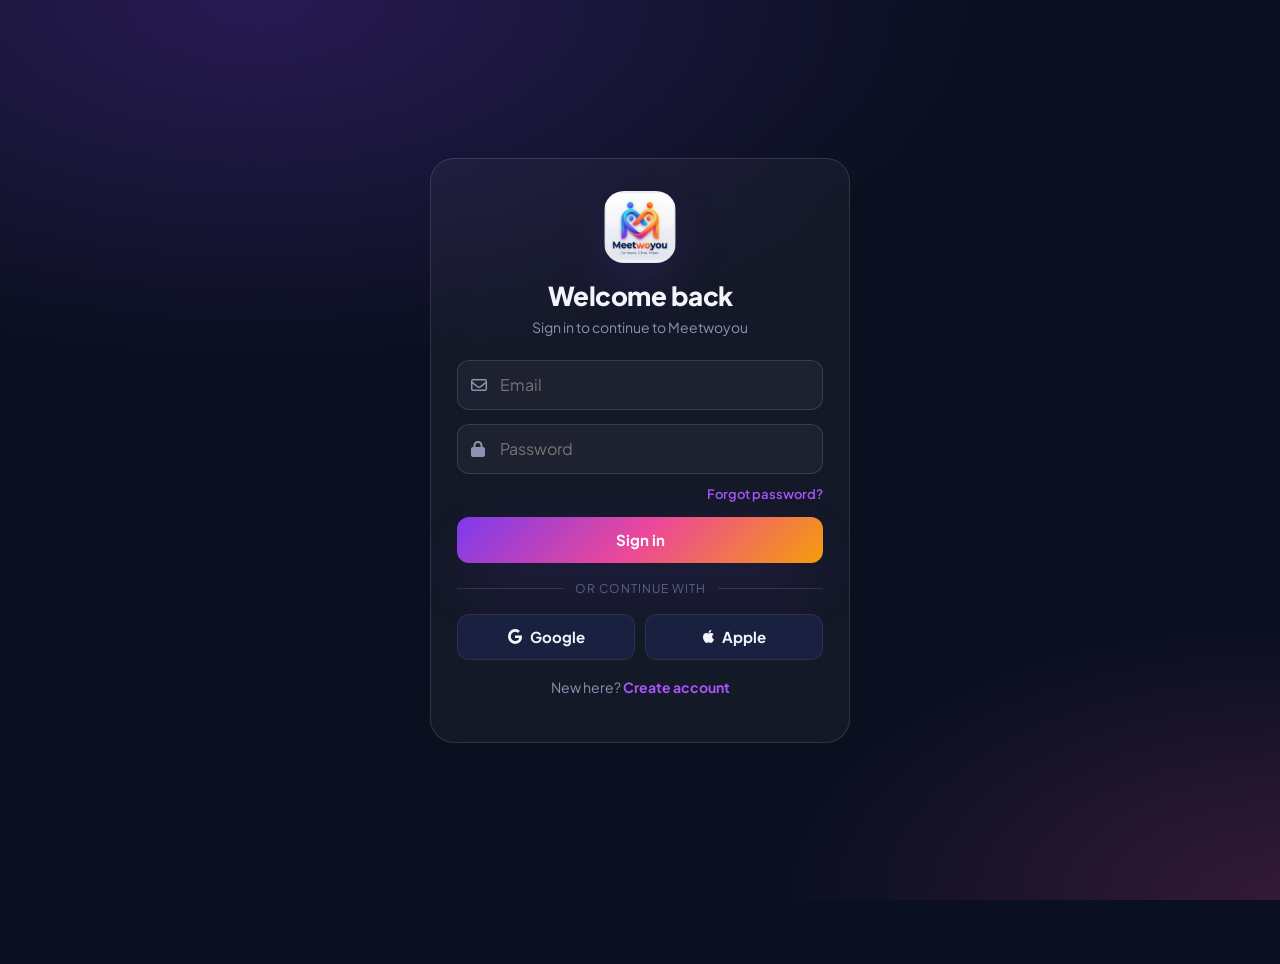
<file: index.html>
<!DOCTYPE html>
<html lang="en">
<head>
<meta charset="UTF-8"/>
<meta name="viewport" content="width=device-width,initial-scale=1,viewport-fit=cover"/>
<meta name="theme-color" content="#0b1020"/>
<title>Meetwoyou — Connect. Chat. Meet.</title>
<link rel="manifest" href="manifest.json"/>
<link rel="icon" href="assets/favicon.svg"/>
<link rel="apple-touch-icon" href="assets/apple-touch-icon.png"/>
<link rel="stylesheet" href="https://cdnjs.cloudflare.com/ajax/libs/font-awesome/6.5.1/css/all.min.css"/>
<link href="https://fonts.googleapis.com/css2?family=Plus+Jakarta+Sans:wght@400;600;700;800&display=swap" rel="stylesheet"/>
<link rel="stylesheet" href="assets/app.css"/>
</head>
<body>
<div class="auth-wrap">
  <div class="auth-card glass">
    <img src="assets/icon-192.png" class="auth-logo" alt="Meetwoyou"/>
    <h1 class="auth-title" id="title">Welcome back</h1>
    <p class="auth-sub" id="sub">Sign in to continue to Meetwoyou</p>

    <!-- Login -->
    <form id="loginForm">
      <div class="field input-icon"><i class="fa-regular fa-envelope"></i><input class="input" type="email" id="li_email" placeholder="Email" required/></div>
      <div class="field input-icon"><i class="fa-solid fa-lock"></i><input class="input" type="password" id="li_pass" placeholder="Password" required/></div>
      <div style="text-align:right;margin:-6px 0 14px"><a href="#" id="forgotLink" style="color:var(--primary-2);font-size:13px;font-weight:600">Forgot password?</a></div>
      <button class="btn btn-primary btn-block" type="submit">Sign in</button>
      <div class="divider">or continue with</div>
      <div class="social-row">
        <button type="button" class="btn" onclick="MW.toast('Google login (demo)')"><i class="fa-brands fa-google"></i> Google</button>
        <button type="button" class="btn" onclick="MW.toast('Apple login (demo)')"><i class="fa-brands fa-apple"></i> Apple</button>
      </div>
      <p class="auth-switch">New here? <a href="#" id="toSignup">Create account</a></p>
    </form>

    <!-- Signup -->
    <form id="signupForm" style="display:none">
      <div class="field input-icon"><i class="fa-regular fa-user"></i><input class="input" id="su_name" placeholder="Full name" required/></div>
      <div class="field input-icon"><i class="fa-regular fa-envelope"></i><input class="input" type="email" id="su_email" placeholder="Email" required/></div>
      <div class="field input-icon"><i class="fa-solid fa-lock"></i><input class="input" type="password" id="su_pass" placeholder="Password (min 6)" minlength="6" required/></div>
      <button class="btn btn-primary btn-block" type="submit">Create account</button>
      <p class="auth-switch">Already a member? <a href="#" id="toLogin">Sign in</a></p>
    </form>

    <!-- Forgot -->
    <form id="forgotForm" style="display:none">
      <div class="field input-icon"><i class="fa-regular fa-envelope"></i><input class="input" type="email" id="fp_email" placeholder="Your email" required/></div>
      <button class="btn btn-primary btn-block" type="submit">Send reset link</button>
      <p class="auth-switch"><a href="#" id="toLogin2">Back to sign in</a></p>
    </form>
  </div>
</div>

<script src="assets/app.js"></script>
<script>
const $ = s=>document.querySelector(s);
function show(form,title,sub){
  ['loginForm','signupForm','forgotForm'].forEach(f=>$('#'+f).style.display='none');
  $('#'+form).style.display='block';
  $('#title').textContent=title; $('#sub').textContent=sub;
}
$('#toSignup').onclick=e=>{e.preventDefault();show('signupForm','Create account','Join the Meetwoyou community')};
$('#toLogin').onclick=e=>{e.preventDefault();show('loginForm','Welcome back','Sign in to continue to Meetwoyou')};
$('#toLogin2').onclick=e=>{e.preventDefault();show('loginForm','Welcome back','Sign in to continue to Meetwoyou')};
$('#forgotLink').onclick=e=>{e.preventDefault();show('forgotForm','Forgot password?','We will send you reset instructions')};

$('#loginForm').onsubmit=e=>{e.preventDefault();
  try{ MW.Auth.login($('#li_email').value.trim(),$('#li_pass').value); location.href='feed.html'; }
  catch(err){ MW.toast(err.message); }
};
$('#signupForm').onsubmit=e=>{e.preventDefault();
  try{ MW.Auth.signup($('#su_name').value.trim(),$('#su_email').value.trim(),$('#su_pass').value); location.href='feed.html'; }
  catch(err){ MW.toast(err.message); }
};
$('#forgotForm').onsubmit=e=>{e.preventDefault();MW.toast('Reset link sent to '+$('#fp_email').value);setTimeout(()=>show('loginForm','Welcome back','Sign in to continue to Meetwoyou'),1200);};

if(MW.Auth.session()) location.href='feed.html';
</script>
</body>
</html>
</file>
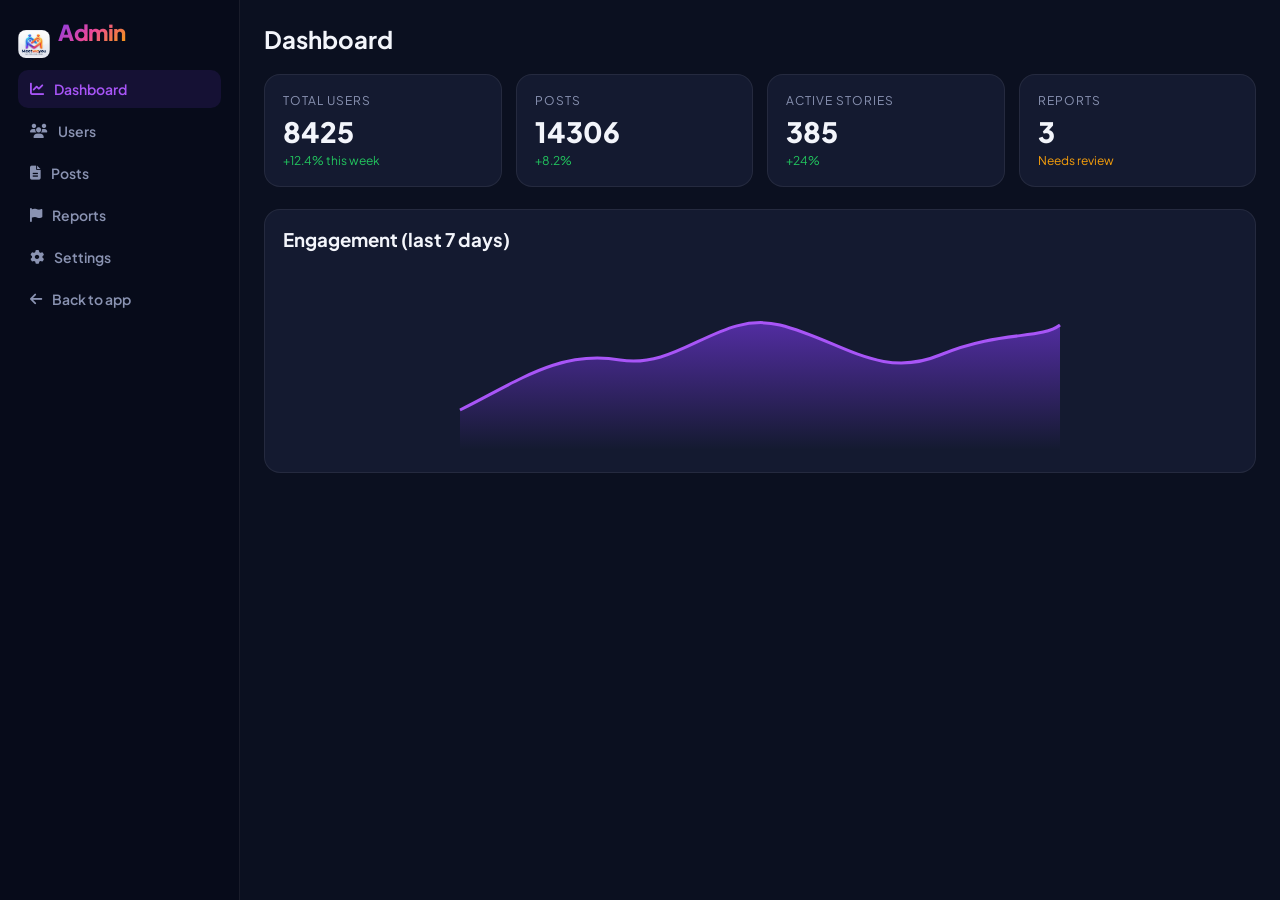
<file: admin.html>
<!DOCTYPE html>
<html lang="en">
<head>
<meta charset="UTF-8"/>
<meta name="viewport" content="width=device-width,initial-scale=1"/>
<title>Admin · Meetwoyou</title>
<link rel="icon" href="assets/favicon.svg"/>
<link rel="stylesheet" href="https://cdnjs.cloudflare.com/ajax/libs/font-awesome/6.5.1/css/all.min.css"/>
<link href="https://fonts.googleapis.com/css2?family=Plus+Jakarta+Sans:wght@400;600;700;800&display=swap" rel="stylesheet"/>
<link rel="stylesheet" href="assets/app.css"/>
</head>
<body style="padding:0">
<div class="admin">
  <aside class="admin-side">
    <div class="brand-row"><img src="assets/icon-192.png" style="width:32px;border-radius:8px"/><div class="brand">Admin</div></div>
    <a class="active" data-tab="dash"><i class="fa-solid fa-chart-line"></i> Dashboard</a>
    <a data-tab="users"><i class="fa-solid fa-users"></i> Users</a>
    <a data-tab="posts"><i class="fa-solid fa-file-lines"></i> Posts</a>
    <a data-tab="reports"><i class="fa-solid fa-flag"></i> Reports</a>
    <a data-tab="settings"><i class="fa-solid fa-gear"></i> Settings</a>
    <a href="feed.html" style="margin-top:auto"><i class="fa-solid fa-arrow-left"></i> Back to app</a>
  </aside>
  <main class="admin-main">
    <div id="tab-dash">
      <h2 style="margin-top:0">Dashboard</h2>
      <div class="stat-grid">
        <div class="stat-card"><div class="label">Total users</div><div class="num" id="sUsers">0</div><div class="delta">+12.4% this week</div></div>
        <div class="stat-card"><div class="label">Posts</div><div class="num" id="sPosts">0</div><div class="delta">+8.2%</div></div>
        <div class="stat-card"><div class="label">Active stories</div><div class="num" id="sStories">0</div><div class="delta">+24%</div></div>
        <div class="stat-card"><div class="label">Reports</div><div class="num">3</div><div class="delta" style="color:var(--warning)">Needs review</div></div>
      </div>
      <div class="card" style="padding:18px;margin-bottom:18px">
        <h3 style="margin-top:0">Engagement (last 7 days)</h3>
        <svg viewBox="0 0 600 180" style="width:100%;height:180px">
          <defs><linearGradient id="g" x1="0" x2="0" y1="0" y2="1"><stop offset="0" stop-color="#7c3aed" stop-opacity=".6"/><stop offset="1" stop-color="#7c3aed" stop-opacity="0"/></linearGradient></defs>
          <path d="M0,140 C60,110 100,80 160,90 C220,100 260,40 320,55 C380,70 420,110 480,85 C540,60 580,70 600,55 L600,180 L0,180 Z" fill="url(#g)"/>
          <path d="M0,140 C60,110 100,80 160,90 C220,100 260,40 320,55 C380,70 420,110 480,85 C540,60 580,70 600,55" fill="none" stroke="#a855f7" stroke-width="3"/>
        </svg>
      </div>
    </div>

    <div id="tab-users" style="display:none">
      <h2>Users</h2>
      <table class="table"><thead><tr><th>User</th><th>Username</th><th>Followers</th><th>Status</th><th></th></tr></thead><tbody id="uTbody"></tbody></table>
    </div>
    <div id="tab-posts" style="display:none">
      <h2>Posts</h2>
      <table class="table"><thead><tr><th>Author</th><th>Content</th><th>Likes</th><th>Time</th><th></th></tr></thead><tbody id="pTbody"></tbody></table>
    </div>
    <div id="tab-reports" style="display:none">
      <h2>Reports</h2>
      <div class="card" style="padding:14px;margin-bottom:10px"><b>Spam report</b> on post <i>p2</i> · <span class="badge warn">Pending</span></div>
      <div class="card" style="padding:14px;margin-bottom:10px"><b>Abusive comment</b> by @rohan · <span class="badge bad">Critical</span></div>
      <div class="card" style="padding:14px"><b>Fake account</b> @user99 · <span class="badge ok">Resolved</span></div>
    </div>
    <div id="tab-settings" style="display:none">
      <h2>Settings</h2>
      <div class="card" style="padding:18px;max-width:480px">
        <div class="field"><label>Platform name</label><input class="input" value="Meetwoyou"/></div>
        <div class="field"><label>Support email</label><input class="input" value="support@meetwoyou.com"/></div>
        <div class="field"><label>Default theme</label><select class="input"><option>Dark</option><option>Light</option></select></div>
        <button class="btn btn-primary" onclick="MW.toast('Saved')">Save changes</button>
        <button class="btn" style="margin-left:8px" onclick="if(confirm('Reset all demo data?')){MW.Store.reset();location.reload();}">Reset data</button>
      </div>
    </div>
  </main>
</div>
<script src="assets/app.js"></script>
<script>
const s = MW.Store.get();
document.getElementById('sUsers').textContent = s.users.length + 8420;
document.getElementById('sPosts').textContent = s.posts.length + 14302;
document.getElementById('sStories').textContent = s.stories.length + 380;

document.getElementById('uTbody').innerHTML = s.users.map(u=>`<tr><td style="display:flex;align-items:center;gap:8px"><img src="${u.avatar}" style="width:32px;height:32px;border-radius:50%"/>${u.name}</td><td>@${u.username}</td><td>${u.followers}</td><td><span class="badge ok">Active</span></td><td><button class="btn btn-sm">View</button></td></tr>`).join('');
document.getElementById('pTbody').innerHTML = s.posts.map(p=>{const u=MW.user(p.userId);return `<tr><td>${u.name}</td><td style="max-width:300px;overflow:hidden;text-overflow:ellipsis;white-space:nowrap">${(p.text||'(image)').slice(0,80)}</td><td>${p.likes}</td><td>${MW.timeAgo(p.time)}</td><td><button class="btn btn-sm" style="color:var(--danger)">Remove</button></td></tr>`;}).join('');

document.querySelectorAll('.admin-side a[data-tab]').forEach(a=>a.onclick=()=>{
  document.querySelectorAll('.admin-side a').forEach(x=>x.classList.remove('active'));
  a.classList.add('active');
  ['dash','users','posts','reports','settings'].forEach(t=>document.getElementById('tab-'+t).style.display='none');
  document.getElementById('tab-'+a.dataset.tab).style.display='block';
});
</script>
</body>
</html>
</file>
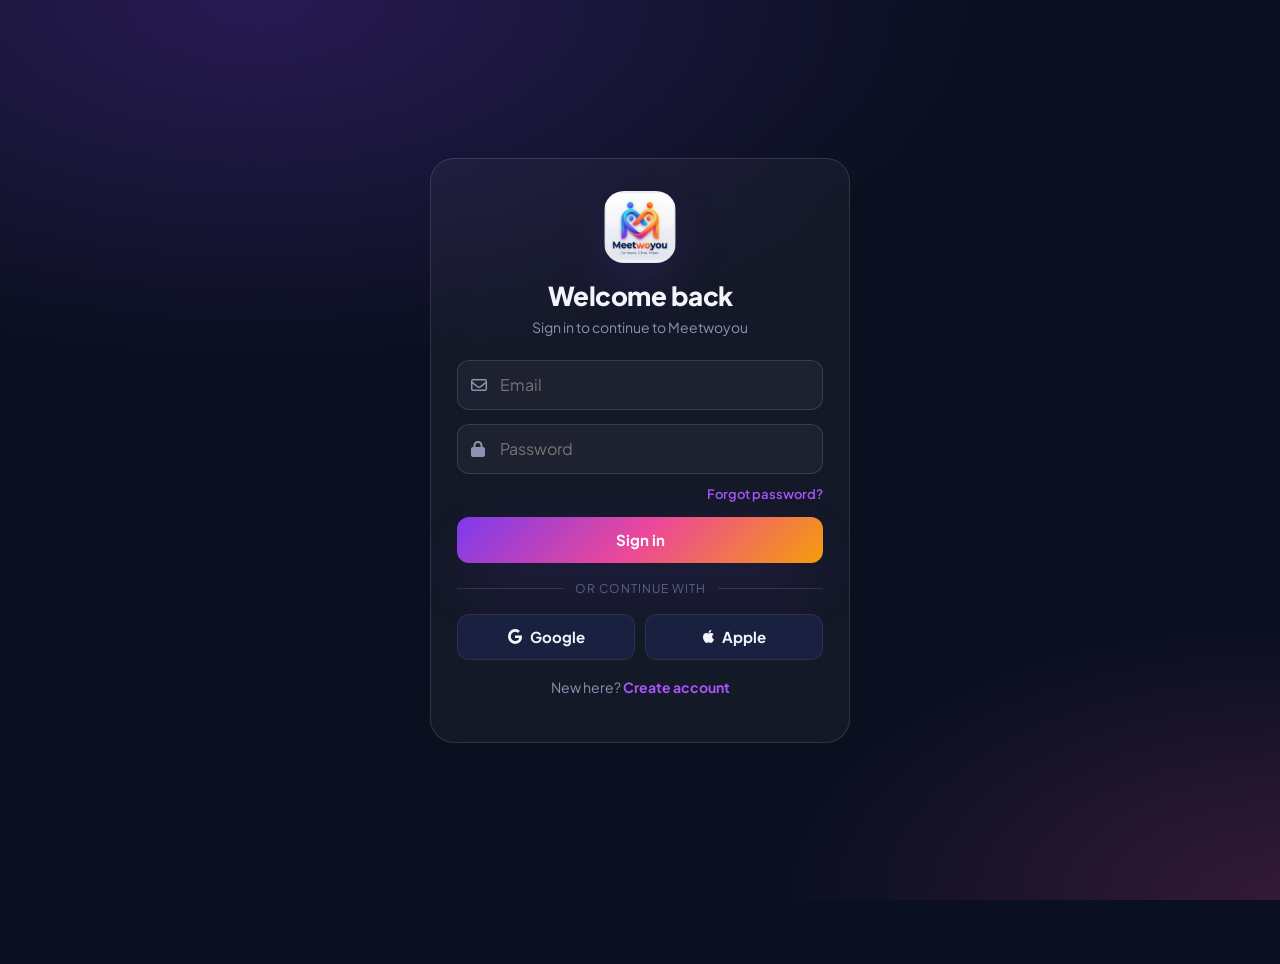
<file: camera.html>
<!DOCTYPE html>
<html lang="en">
<head>
<meta charset="UTF-8"/>
<meta name="viewport" content="width=device-width,initial-scale=1,viewport-fit=cover"/>
<meta name="theme-color" content="#000000"/>
<title>Camera · Meetwoyou</title>
<link rel="icon" href="assets/favicon.svg"/>
<link rel="stylesheet" href="https://cdnjs.cloudflare.com/ajax/libs/font-awesome/6.5.1/css/all.min.css"/>
<link href="https://fonts.googleapis.com/css2?family=Plus+Jakarta+Sans:wght@400;600;700;800&display=swap" rel="stylesheet"/>
<link rel="stylesheet" href="assets/app.css"/>
</head>
<body style="background:#000">

<!-- Camera screen -->
<div class="cam-wrap" id="camScreen">
  <div class="cam-top">
    <a class="cam-mini" href="feed.html"><i class="fa-solid fa-xmark"></i></a>
    <div style="display:flex;gap:10px">
      <button class="cam-mini" id="flashBtn" title="Flash"><i class="fa-solid fa-bolt"></i></button>
      <button class="cam-mini" id="switchBtn" title="Switch"><i class="fa-solid fa-camera-rotate"></i></button>
    </div>
  </div>
  <div class="cam-stage">
    <video id="video" playsinline autoplay muted></video>
    <div class="cam-flash" id="flash"></div>
  </div>
  <div class="mode-row">
    <span class="mode" data-mode="story">Story</span>
    <span class="mode active" data-mode="photo">Photo</span>
    <span class="mode" data-mode="post">Post</span>
  </div>
  <div class="cam-bottom">
    <label class="cam-mini" title="Upload">
      <i class="fa-regular fa-image"></i>
      <input type="file" accept="image/*" id="uploadFile" style="display:none"/>
    </label>
    <button class="shutter" id="shutter" aria-label="Capture"></button>
    <button class="cam-mini" onclick="MW.toast('Timer (demo)')"><i class="fa-regular fa-clock"></i></button>
  </div>
</div>

<!-- Editor screen -->
<div class="editor" id="editorScreen" style="display:none">
  <div class="editor-top">
    <button class="cam-mini" onclick="backToCam()"><i class="fa-solid fa-arrow-left"></i></button>
    <div style="font-weight:700">Edit photo</div>
    <button class="btn btn-primary btn-sm" onclick="savePhoto()">Next</button>
  </div>
  <div class="editor-stage" id="stage">
    <img id="editImg" class="flt-original"/>
    <div class="editor-text-overlay" id="overlay" contenteditable="false" style="display:none"></div>
  </div>
  <div class="editor-tools">
    <div class="tool-tabs">
      <button class="tab active" data-tab="filter">Filter</button>
      <button class="tab" data-tab="adjust">Adjust</button>
      <button class="tab" data-tab="crop">Crop</button>
      <button class="tab" data-tab="text">Text</button>
    </div>

    <div class="tool-panel" id="panel-filter">
      <div class="filters" id="filters"></div>
    </div>
    <div class="tool-panel" id="panel-adjust" style="display:none">
      <div class="slider-row"><i class="fa-solid fa-sun"></i><span style="width:80px">Brightness</span><input type="range" id="brightness" min="50" max="150" value="100"/></div>
      <div class="slider-row"><i class="fa-solid fa-circle-half-stroke"></i><span style="width:80px">Contrast</span><input type="range" id="contrast" min="50" max="150" value="100"/></div>
      <div class="slider-row"><i class="fa-solid fa-droplet"></i><span style="width:80px">Saturation</span><input type="range" id="saturate" min="0" max="200" value="100"/></div>
      <div class="slider-row"><i class="fa-solid fa-wand-magic-sparkles"></i><span style="width:80px">Blur</span><input type="range" id="blur" min="0" max="10" value="0"/></div>
    </div>
    <div class="tool-panel" id="panel-crop" style="display:none">
      <div class="ratio-row">
        <button class="ratio-chip active" data-ratio="auto">Original</button>
        <button class="ratio-chip" data-ratio="1/1">1:1</button>
        <button class="ratio-chip" data-ratio="4/5">4:5</button>
        <button class="ratio-chip" data-ratio="9/16">9:16</button>
        <button class="ratio-chip" data-ratio="16/9">16:9</button>
      </div>
    </div>
    <div class="tool-panel" id="panel-text" style="display:none">
      <div style="padding:10px 16px;display:flex;gap:8px;align-items:center">
        <input class="input" id="overlayText" placeholder="Type to add text"/>
        <button class="btn btn-sm btn-primary" onclick="applyText()">Add</button>
      </div>
    </div>
  </div>
</div>

<script src="assets/app.js"></script>
<script>
MW.Auth.require();
let stream=null, facing='environment', flashOn=false, currentMode='photo';
const video = document.getElementById('video');

async function startCam(){
  try{
    if(stream) stream.getTracks().forEach(t=>t.stop());
    stream = await navigator.mediaDevices.getUserMedia({video:{facingMode:facing},audio:false});
    video.srcObject = stream;
  }catch(e){ MW.toast('Camera permission denied'); }
}
startCam();

document.getElementById('switchBtn').onclick=()=>{ facing = facing==='user'?'environment':'user'; startCam(); };
document.getElementById('flashBtn').onclick=e=>{ flashOn=!flashOn; e.currentTarget.style.color = flashOn?'#fbbf24':'#fff'; };
document.querySelectorAll('.mode').forEach(m=>m.onclick=()=>{ document.querySelectorAll('.mode').forEach(x=>x.classList.remove('active')); m.classList.add('active'); currentMode=m.dataset.mode; });

document.getElementById('shutter').onclick=()=>{
  if(!stream){ MW.toast('Camera not ready'); return; }
  if(flashOn){ const f=document.getElementById('flash'); f.style.opacity='1'; setTimeout(()=>f.style.opacity='0',150); }
  const c = document.createElement('canvas'); c.width=video.videoWidth; c.height=video.videoHeight;
  const ctx=c.getContext('2d');
  if(facing==='user'){ ctx.translate(c.width,0); ctx.scale(-1,1); }
  ctx.drawImage(video,0,0);
  openEditor(c.toDataURL('image/jpeg',0.92));
};

document.getElementById('uploadFile').onchange=e=>{
  const f=e.target.files[0]; if(!f) return;
  const r=new FileReader(); r.onload=ev=>openEditor(ev.target.result); r.readAsDataURL(f);
};

// Editor
const filters = [
  {k:'original',name:'Original'},{k:'mono',name:'Mono'},{k:'vintage',name:'Vintage'},{k:'vivid',name:'Vivid'},
  {k:'cool',name:'Cool'},{k:'warm',name:'Warm'},{k:'noir',name:'Noir'},{k:'fade',name:'Fade'}
];
let currentFilter='original';
let adjust = {b:100,c:100,s:100,blur:0};

function openEditor(dataUrl){
  document.getElementById('camScreen').style.display='none';
  document.getElementById('editorScreen').style.display='flex';
  const img = document.getElementById('editImg');
  img.src=dataUrl;
  // build filter chips
  document.getElementById('filters').innerHTML = filters.map(f=>`
    <div class="filter-chip ${f.k===currentFilter?'active':''}" data-f="${f.k}">
      <div class="thumb flt-${f.k}" style="background-image:url('${dataUrl}')"></div>${f.name}</div>`).join('');
  document.querySelectorAll('.filter-chip').forEach(c=>c.onclick=()=>{
    document.querySelectorAll('.filter-chip').forEach(x=>x.classList.remove('active'));
    c.classList.add('active'); currentFilter=c.dataset.f; updateFilter();
  });
  updateFilter();
}
function backToCam(){ document.getElementById('editorScreen').style.display='none'; document.getElementById('camScreen').style.display='flex'; }

function updateFilter(){
  const img = document.getElementById('editImg');
  img.className = 'flt-'+currentFilter;
  const extra = ` brightness(${adjust.b}%) contrast(${adjust.c}%) saturate(${adjust.s}%) blur(${adjust.blur}px)`;
  // Combine: use inline style additionally
  const presets = {original:'',mono:'grayscale(1) contrast(1.05)',vintage:'sepia(.55) contrast(.95) saturate(1.1)',vivid:'saturate(1.6) contrast(1.1)',cool:'hue-rotate(180deg) saturate(1.1)',warm:'sepia(.3) saturate(1.3) hue-rotate(-15deg)',noir:'grayscale(1) contrast(1.4) brightness(.9)',fade:'contrast(.85) brightness(1.05) saturate(.8)'};
  img.style.filter = (presets[currentFilter]||'')+' '+extra;
}

['brightness','contrast','saturate','blur'].forEach(id=>{
  document.getElementById(id).oninput=e=>{
    if(id==='brightness') adjust.b=e.target.value;
    if(id==='contrast') adjust.c=e.target.value;
    if(id==='saturate') adjust.s=e.target.value;
    if(id==='blur') adjust.blur=e.target.value;
    updateFilter();
  };
});

document.querySelectorAll('.tool-tabs .tab').forEach(t=>t.onclick=()=>{
  document.querySelectorAll('.tool-tabs .tab').forEach(x=>x.classList.remove('active'));
  t.classList.add('active');
  ['filter','adjust','crop','text'].forEach(p=>document.getElementById('panel-'+p).style.display='none');
  document.getElementById('panel-'+t.dataset.tab).style.display='block';
});

document.querySelectorAll('.ratio-chip').forEach(c=>c.onclick=()=>{
  document.querySelectorAll('.ratio-chip').forEach(x=>x.classList.remove('active')); c.classList.add('active');
  const img=document.getElementById('editImg');
  if(c.dataset.ratio==='auto'){ img.style.aspectRatio=''; img.style.objectFit='contain'; }
  else { img.style.aspectRatio=c.dataset.ratio; img.style.objectFit='cover'; }
});

function applyText(){
  const v = document.getElementById('overlayText').value.trim();
  const o = document.getElementById('overlay');
  if(!v){ o.style.display='none'; return; }
  o.textContent=v; o.style.display='block';
}

async function savePhoto(){
  // Bake filters into canvas and save
  const img = document.getElementById('editImg');
  const c = document.createElement('canvas');
  c.width = img.naturalWidth; c.height = img.naturalHeight;
  const ctx = c.getContext('2d');
  ctx.filter = getComputedStyle(img).filter;
  ctx.drawImage(img,0,0,c.width,c.height);
  // text overlay
  const ov = document.getElementById('overlay');
  if(ov.style.display!=='none' && ov.textContent){
    ctx.filter='none';
    ctx.fillStyle='#fff'; ctx.textAlign='center';
    const fs = Math.round(c.width*0.07);
    ctx.font=`800 ${fs}px Plus Jakarta Sans, Inter, sans-serif`;
    ctx.shadowColor='rgba(0,0,0,.7)'; ctx.shadowBlur=12;
    ctx.fillText(ov.textContent, c.width/2, c.height*0.4);
  }
  const data = c.toDataURL('image/jpeg',0.9);
  if(currentMode==='story'){
    MW.Store.update(s=>s.stories.unshift({id:'s'+Date.now(),userId:'me_user',image:data,time:Date.now(),seen:false}));
    if(stream) stream.getTracks().forEach(t=>t.stop());
    MW.toast('Story shared!'); setTimeout(()=>location.href='feed.html',600);
  } else {
    sessionStorage.setItem('mw_pending_photo', data);
    if(stream) stream.getTracks().forEach(t=>t.stop());
    location.href='feed.html';
  }
}

window.addEventListener('pagehide',()=>{ if(stream) stream.getTracks().forEach(t=>t.stop()); });
</script>
</body>
</html>
</file>
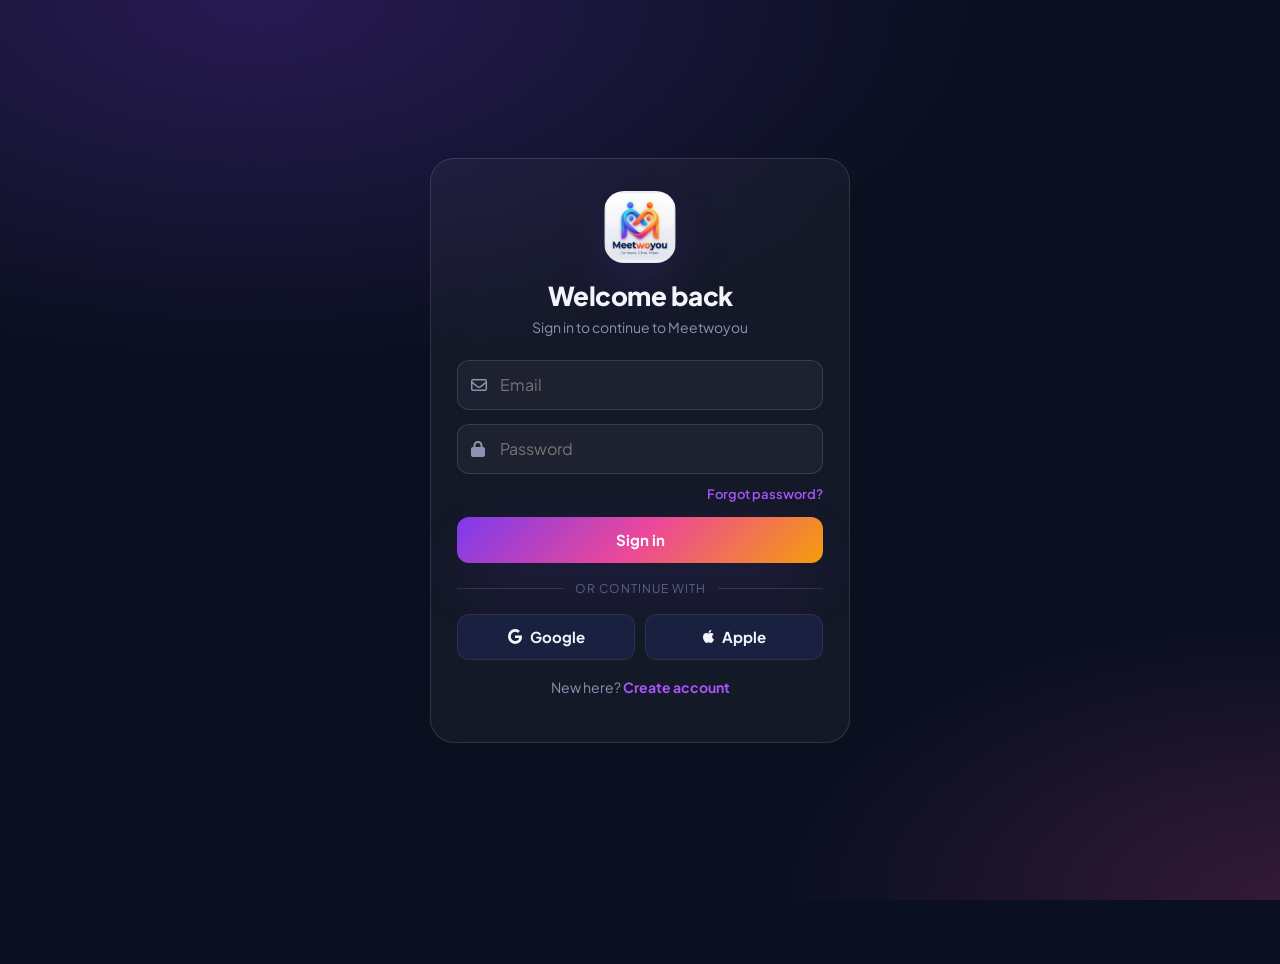
<file: explore.html>
<!DOCTYPE html>
<html lang="en">
<head>
<meta charset="UTF-8"/>
<meta name="viewport" content="width=device-width,initial-scale=1,viewport-fit=cover"/>
<title>Explore · Meetwoyou</title>
<link rel="icon" href="assets/favicon.svg"/>
<link rel="manifest" href="manifest.json"/>
<link rel="stylesheet" href="https://cdnjs.cloudflare.com/ajax/libs/font-awesome/6.5.1/css/all.min.css"/>
<link href="https://fonts.googleapis.com/css2?family=Plus+Jakarta+Sans:wght@400;600;700;800&display=swap" rel="stylesheet"/>
<link rel="stylesheet" href="assets/app.css"/>
</head>
<body>
<div class="app">
  <header class="app-header"><div class="brand">Explore</div><a class="icon-btn" href="messages.html"><i class="fa-regular fa-paper-plane"></i></a></header>
  <div class="search-bar input-icon"><i class="fa-solid fa-magnifying-glass"></i><input class="input" id="q" placeholder="Search people, posts, tags"/></div>
  <div class="chip-row">
    <button class="chip active">For you</button>
    <button class="chip">Trending</button>
    <button class="chip">Photography</button>
    <button class="chip">Design</button>
    <button class="chip">Music</button>
    <button class="chip">Travel</button>
    <button class="chip">Tech</button>
  </div>
  <div class="page-title" style="padding-top:6px">People to follow</div>
  <div id="people" style="padding:0 8px 8px"></div>
  <div class="page-title">Trending</div>
  <div class="grid-3" id="grid"></div>
</div>
<div id="nav"></div>
<script src="assets/app.js"></script>
<script>
MW.Auth.require();
document.getElementById('nav').innerHTML = MW.navHTML('explore');

const imgs = [
  'https://images.unsplash.com/photo-1502602898657-3e91760cbb34?w=400',
  'https://images.unsplash.com/photo-1469474968028-56623f02e42e?w=400',
  'https://images.unsplash.com/photo-1558655146-9f40138edfeb?w=400',
  'https://images.unsplash.com/photo-1511671782779-c97d3d27a1d4?w=400',
  'https://images.unsplash.com/photo-1500530855697-b586d89ba3ee?w=400',
  'https://images.unsplash.com/photo-1473042904451-00171c69419d?w=400',
  'https://images.unsplash.com/photo-1493612276216-ee3925520721?w=400',
  'https://images.unsplash.com/photo-1502082553048-f009c37129b9?w=400',
  'https://images.unsplash.com/photo-1500534314209-a25ddb2bd429?w=400',
  'https://images.unsplash.com/photo-1487014679447-9f8336841d58?w=400',
  'https://images.unsplash.com/photo-1505765050516-f72dcac9c60a?w=400',
  'https://images.unsplash.com/photo-1488646953014-85cb44e25828?w=400'
];
document.getElementById('grid').innerHTML = imgs.map(u=>`<div class="cell"><img src="${u}" loading="lazy"/></div>`).join('');

const people = MW.Store.get().users;
document.getElementById('people').innerHTML = people.map(u=>`
  <div class="card" style="display:flex;align-items:center;gap:12px;padding:12px;margin:6px 8px">
    <img src="${u.avatar}" style="width:48px;height:48px;border-radius:50%"/>
    <div style="flex:1;min-width:0">
      <div style="font-weight:700">${u.name} ${u.verified?'<i class="fa-solid fa-circle-check verified"></i>':''}</div>
      <div style="color:var(--muted);font-size:12px">@${u.username} · ${u.followers} followers</div>
    </div>
    <button class="btn btn-sm btn-primary" onclick="this.textContent=this.textContent==='Follow'?'Following':'Follow'">Follow</button>
  </div>`).join('');

document.getElementById('q').oninput=e=>{ /* demo only */ };
</script>
</body>
</html>
</file>
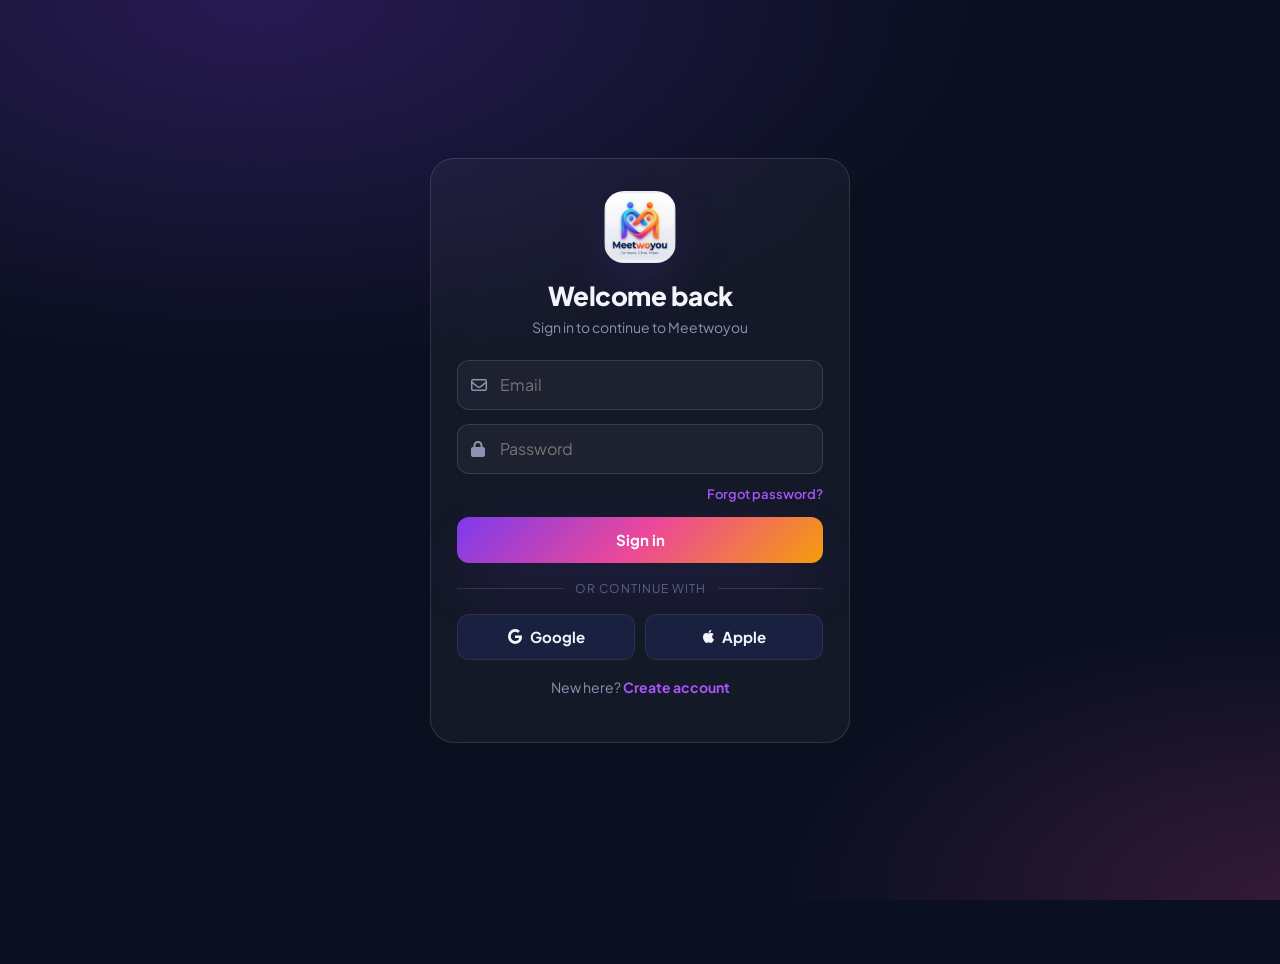
<file: feed.html>
<!DOCTYPE html>
<html lang="en">
<head>
<meta charset="UTF-8"/>
<meta name="viewport" content="width=device-width,initial-scale=1,viewport-fit=cover"/>
<meta name="theme-color" content="#0b1020"/>
<title>Feed · Meetwoyou</title>
<link rel="manifest" href="manifest.json"/>
<link rel="icon" href="assets/favicon.svg"/>
<link rel="stylesheet" href="https://cdnjs.cloudflare.com/ajax/libs/font-awesome/6.5.1/css/all.min.css"/>
<link href="https://fonts.googleapis.com/css2?family=Plus+Jakarta+Sans:wght@400;600;700;800&display=swap" rel="stylesheet"/>
<link rel="stylesheet" href="assets/app.css"/>
</head>
<body>
<div class="app">
  <div id="header"></div>
  <section class="stories" id="stories"></section>
  <div class="composer">
    <img class="avatar" id="meAvatar" src=""/>
    <input id="composerInput" placeholder="What's on your mind?" readonly onclick="openComposer()"/>
    <div class="composer-actions">
      <a class="icon-btn" href="camera.html" title="Camera"><i class="fa-solid fa-camera"></i></a>
    </div>
  </div>
  <section id="feed"></section>
</div>

<!-- Composer modal -->
<div class="modal-back" id="composerModal">
  <div class="modal" style="position:relative">
    <button class="close-x icon-btn" onclick="closeComposer()"><i class="fa-solid fa-xmark"></i></button>
    <h3>Create post</h3>
    <textarea class="input" id="newPostText" placeholder="Share something..." style="margin-bottom:10px"></textarea>
    <input id="newPostImg" type="file" accept="image/*" style="display:none" onchange="previewImg(this)"/>
    <img id="newPostPreview" style="display:none;border-radius:12px;margin-bottom:10px;max-height:240px;width:100%;object-fit:cover"/>
    <div style="display:flex;gap:8px;margin-bottom:14px">
      <button class="btn btn-sm" onclick="document.getElementById('newPostImg').click()"><i class="fa-regular fa-image"></i> Photo</button>
      <a class="btn btn-sm" href="camera.html"><i class="fa-solid fa-camera"></i> Camera</a>
    </div>
    <button class="btn btn-primary btn-block" onclick="publishPost()">Publish</button>
  </div>
</div>

<!-- Story viewer -->
<div class="story-viewer" id="storyViewer">
  <div class="sv-bar"><div class="fill" id="svFill"></div></div>
  <div class="sv-meta"><img id="svAvatar"/><span id="svName"></span></div>
  <button class="sv-close" onclick="closeStory()"><i class="fa-solid fa-xmark"></i></button>
  <img class="sv-img" id="svImg"/>
</div>

<div id="nav"></div>
<script src="assets/app.js"></script>
<script>
const me = MW.Auth.require();
document.getElementById('header').innerHTML = MW.headerHTML('Meetwoyou');
document.getElementById('nav').innerHTML = MW.navHTML('home');
document.getElementById('meAvatar').src = me.avatar;

function renderStories(){
  const s = MW.Store.get();
  const el = document.getElementById('stories');
  el.innerHTML = `<div class="story" onclick="location.href='camera.html'">
    <div class="story-ring me story-add"><img src="${me.avatar}"/></div>
    <div class="story-name">Your story</div></div>` +
    s.stories.map(st=>{
      const u = MW.user(st.userId);
      return `<div class="story" onclick="openStory('${st.id}')">
        <div class="story-ring ${st.seen?'seen':''}"><img src="${u.avatar}"/></div>
        <div class="story-name">${u.name.split(' ')[0]}</div></div>`;
    }).join('');
}

function renderFeed(){
  const s = MW.Store.get();
  const el = document.getElementById('feed');
  el.innerHTML = s.posts.map(p=>{
    const u = MW.user(p.userId);
    return `<article class="post" data-id="${p.id}">
      <div class="post-head">
        <img src="${u.avatar}"/>
        <div class="meta">
          <div class="name">${u.name}${u.verified?' <i class="fa-solid fa-circle-check verified"></i>':''}</div>
          <div class="time">@${u.username||'user'} · ${MW.timeAgo(p.time)}</div>
        </div>
        <button class="icon-btn"><i class="fa-solid fa-ellipsis"></i></button>
      </div>
      ${p.text?`<div class="post-body">${escapeHtml(p.text)}</div>`:''}
      ${p.image?`<div class="post-media"><img src="${p.image}" loading="lazy"/></div>`:''}
      <div class="post-actions">
        <button onclick="toggleLike('${p.id}',this)" class="${p.liked?'liked':''}"><i class="fa-${p.liked?'solid':'regular'} fa-heart"></i> <span>${p.likes}</span></button>
        <button><i class="fa-regular fa-comment"></i> <span>${p.comments}</span></button>
        <button onclick="MW.toast('Shared!')"><i class="fa-regular fa-paper-plane"></i></button>
        <button onclick="toggleSave('${p.id}',this)" class="${p.saved?'saved':''}"><i class="fa-${p.saved?'solid':'regular'} fa-bookmark"></i></button>
      </div>
    </article>`;
  }).join('');
}

function escapeHtml(s){return s.replace(/[&<>"]/g,c=>({"&":"&amp;","<":"&lt;",">":"&gt;",'"':"&quot;"}[c]));}

function toggleLike(id,btn){
  MW.Store.update(s=>{ const p = s.posts.find(x=>x.id===id); if(!p) return; p.liked=!p.liked; p.likes += p.liked?1:-1; });
  renderFeed();
}
function toggleSave(id,btn){
  MW.Store.update(s=>{ const p = s.posts.find(x=>x.id===id); if(!p) return; p.saved=!p.saved; });
  MW.toast(btn.classList.contains('saved')?'Removed from saved':'Saved');
  renderFeed();
}

function openComposer(){
  // If camera-captured image is pending
  const pending = sessionStorage.getItem('mw_pending_photo');
  if(pending){ document.getElementById('newPostPreview').src=pending; document.getElementById('newPostPreview').style.display='block'; sessionStorage.removeItem('mw_pending_photo'); }
  document.getElementById('composerModal').classList.add('open');
}
function closeComposer(){ document.getElementById('composerModal').classList.remove('open'); }
function previewImg(input){
  const f = input.files[0]; if(!f) return;
  const r = new FileReader(); r.onload=e=>{ const img=document.getElementById('newPostPreview'); img.src=e.target.result; img.style.display='block'; }; r.readAsDataURL(f);
}
function publishPost(){
  const text = document.getElementById('newPostText').value.trim();
  const img = document.getElementById('newPostPreview').src;
  if(!text && !img){ MW.toast('Add text or an image'); return; }
  MW.Store.update(s=>{ s.posts.unshift({id:'p'+Date.now(), userId:'me_user', text, image:(img.startsWith('data:')||img.startsWith('http'))?img:'', likes:0, comments:0, liked:false, saved:false, time:Date.now()}); 
    if(!s.users.find(u=>u.id==='me_user')) s.users.push({id:'me_user', name:me.name, username:me.username, avatar:me.avatar, bio:me.bio, followers:0, following:0, verified:false});
  });
  document.getElementById('newPostText').value=''; document.getElementById('newPostPreview').src=''; document.getElementById('newPostPreview').style.display='none';
  closeComposer(); renderFeed(); MW.toast('Posted!');
}

// Story viewer
let svTimer=null;
function openStory(id){
  const st = MW.Store.get().stories.find(x=>x.id===id); if(!st) return;
  const u = MW.user(st.userId);
  document.getElementById('svImg').src = st.image;
  document.getElementById('svAvatar').src = u.avatar;
  document.getElementById('svName').textContent = u.name;
  document.getElementById('storyViewer').classList.add('open');
  let p=0; const fill=document.getElementById('svFill'); fill.style.width='0';
  svTimer=setInterval(()=>{ p+=2; fill.style.width=p+'%'; if(p>=100){ closeStory(); }},100);
  MW.Store.update(s=>{ const x=s.stories.find(y=>y.id===id); if(x) x.seen=true; });
}
function closeStory(){ clearInterval(svTimer); document.getElementById('storyViewer').classList.remove('open'); renderStories(); }
document.getElementById('storyViewer').onclick=e=>{ if(e.target.id==='storyViewer') closeStory(); };

// Check pending photo from camera
if(sessionStorage.getItem('mw_pending_photo')) openComposer();

renderStories(); renderFeed();
</script>
</body>
</html>
</file>
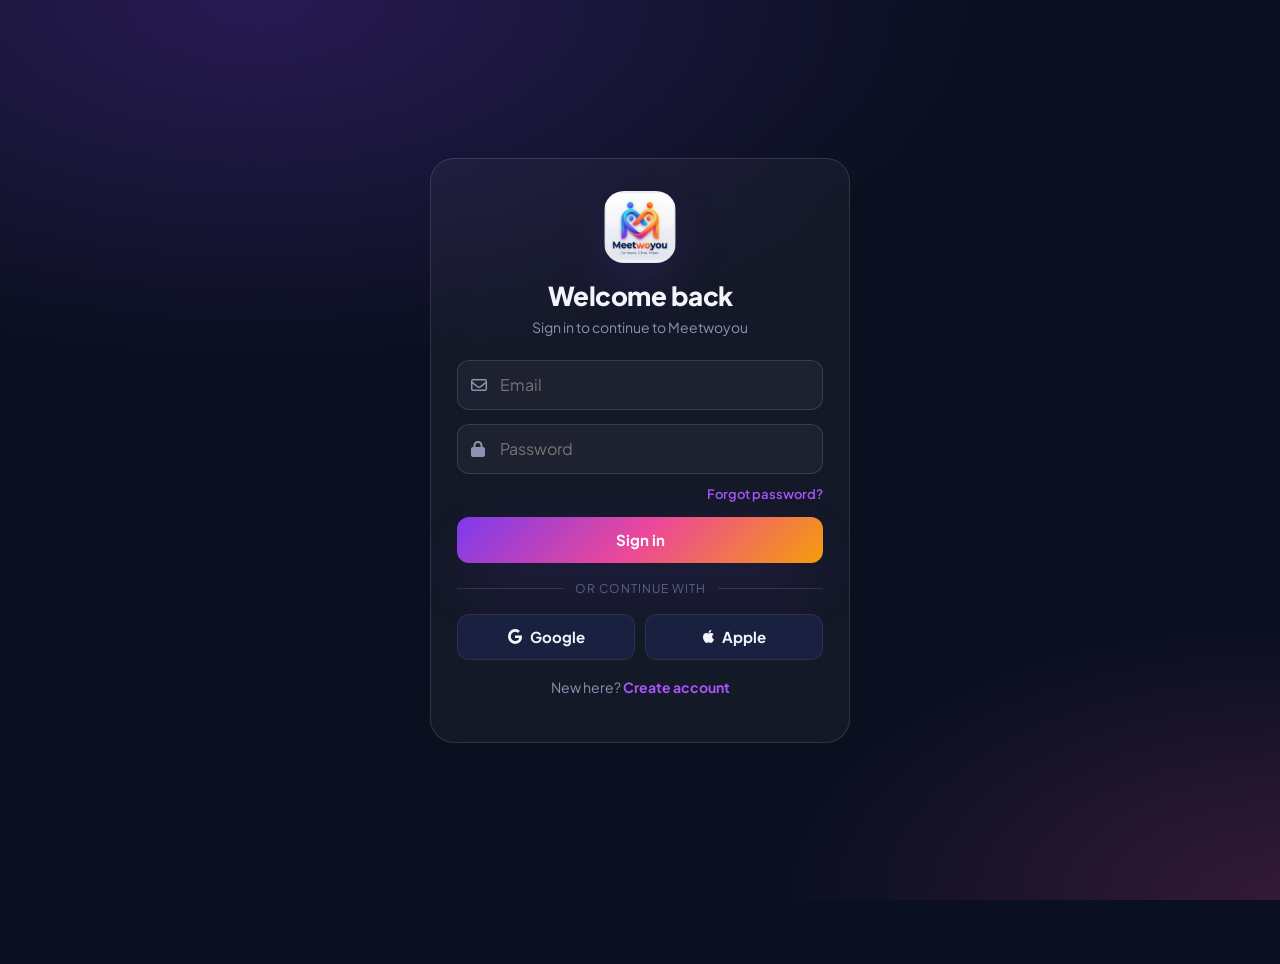
<file: messages.html>
<!DOCTYPE html>
<html lang="en">
<head>
<meta charset="UTF-8"/>
<meta name="viewport" content="width=device-width,initial-scale=1,viewport-fit=cover"/>
<title>Messages · Meetwoyou</title>
<link rel="icon" href="assets/favicon.svg"/>
<link rel="manifest" href="manifest.json"/>
<link rel="stylesheet" href="https://cdnjs.cloudflare.com/ajax/libs/font-awesome/6.5.1/css/all.min.css"/>
<link href="https://fonts.googleapis.com/css2?family=Plus+Jakarta+Sans:wght@400;600;700;800&display=swap" rel="stylesheet"/>
<link rel="stylesheet" href="assets/app.css"/>
</head>
<body>
<div class="app">
  <header class="app-header" id="header">
    <div class="brand-row"><button class="icon-btn" id="backBtn" style="display:none" onclick="showList()"><i class="fa-solid fa-arrow-left"></i></button><div class="brand" id="title">Messages</div></div>
    <a class="icon-btn" href="feed.html"><i class="fa-solid fa-house"></i></a>
  </header>

  <div id="listView">
    <div class="search-bar input-icon"><i class="fa-solid fa-magnifying-glass"></i><input class="input" placeholder="Search messages"/></div>
    <div id="chatList"></div>
  </div>

  <div id="threadView" style="display:none">
    <div id="thread" class="thread" style="padding-bottom:80px"></div>
    <div class="chat-input-bar">
      <input class="input" id="msgInput" placeholder="Message..."/>
      <button class="btn btn-primary" onclick="sendMsg()"><i class="fa-solid fa-paper-plane"></i></button>
    </div>
  </div>
</div>
<div id="nav"></div>
<script src="assets/app.js"></script>
<script>
MW.Auth.require();
document.getElementById('nav').innerHTML = MW.navHTML('inbox');
let activeChat=null;

function renderList(){
  const s = MW.Store.get();
  document.getElementById('chatList').innerHTML = s.chats.map(c=>{
    const u = MW.user(c.userId);
    const last = c.messages[c.messages.length-1];
    return `<div class="chat-row" onclick="openChat('${c.id}')">
      <img src="${u.avatar}"/>
      <div class="chat-meta">
        <div class="chat-name"><span>${u.name}</span><span class="chat-time">${MW.timeAgo(last.t)}</span></div>
        <div class="chat-last">${last.from==='me'?'You: ':''}${last.text}</div>
      </div>
      ${c.unread?'<div class="unread"></div>':''}
    </div>`;
  }).join('');
}

function openChat(id){
  activeChat=id;
  document.getElementById('listView').style.display='none';
  document.getElementById('threadView').style.display='block';
  document.getElementById('backBtn').style.display='inline-flex';
  const c = MW.Store.get().chats.find(x=>x.id===id);
  const u = MW.user(c.userId);
  document.getElementById('title').textContent = u.name;
  renderThread();
  MW.Store.update(s=>{ const x=s.chats.find(y=>y.id===id); if(x) x.unread=0; });
}
function showList(){
  activeChat=null;
  document.getElementById('listView').style.display='block';
  document.getElementById('threadView').style.display='none';
  document.getElementById('backBtn').style.display='none';
  document.getElementById('title').textContent='Messages';
  renderList();
}
function renderThread(){
  const c = MW.Store.get().chats.find(x=>x.id===activeChat);
  document.getElementById('thread').innerHTML = c.messages.map(m=>`<div class="bubble ${m.from==='me'?'out':'in'}">${m.text}</div>`).join('');
  document.getElementById('thread').scrollIntoView({block:'end'});
}
function sendMsg(){
  const v = document.getElementById('msgInput').value.trim(); if(!v) return;
  MW.Store.update(s=>{ const c=s.chats.find(x=>x.id===activeChat); c.messages.push({from:'me',text:v,t:Date.now()}); });
  document.getElementById('msgInput').value=''; renderThread();
  setTimeout(()=>{ MW.Store.update(s=>{ const c=s.chats.find(x=>x.id===activeChat); c.messages.push({from:c.userId,text:'👍',t:Date.now()}); }); renderThread(); },900);
}
document.getElementById('msgInput')?.addEventListener('keydown',e=>{ if(e.key==='Enter') sendMsg(); });
renderList();
</script>
</body>
</html>
</file>
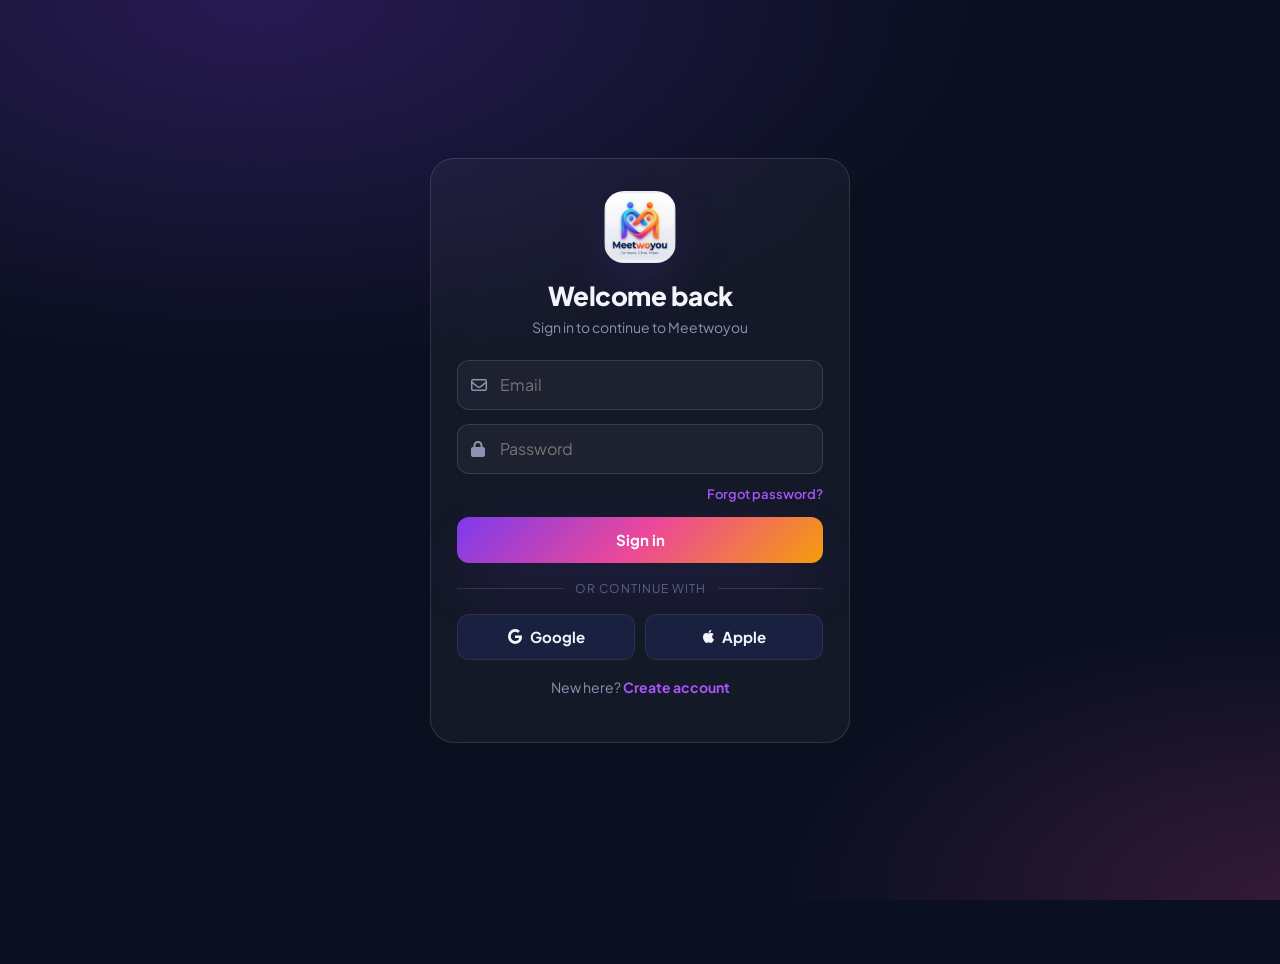
<file: notifications.html>
<!DOCTYPE html>
<html lang="en">
<head>
<meta charset="UTF-8"/>
<meta name="viewport" content="width=device-width,initial-scale=1,viewport-fit=cover"/>
<title>Notifications · Meetwoyou</title>
<link rel="icon" href="assets/favicon.svg"/>
<link rel="manifest" href="manifest.json"/>
<link rel="stylesheet" href="https://cdnjs.cloudflare.com/ajax/libs/font-awesome/6.5.1/css/all.min.css"/>
<link href="https://fonts.googleapis.com/css2?family=Plus+Jakarta+Sans:wght@400;600;700;800&display=swap" rel="stylesheet"/>
<link rel="stylesheet" href="assets/app.css"/>
</head>
<body>
<div class="app">
  <header class="app-header"><div class="brand">Activity</div><a class="icon-btn" href="feed.html"><i class="fa-solid fa-house"></i></a></header>
  <div class="chip-row"><button class="chip active">All</button><button class="chip">Mentions</button><button class="chip">Likes</button><button class="chip">Follows</button></div>
  <div id="list"></div>
</div>
<div id="nav"></div>
<script src="assets/app.js"></script>
<script>
MW.Auth.require();
document.getElementById('nav').innerHTML = MW.navHTML('inbox');
const icons = {like:'<i class="fa-solid fa-heart" style="color:#ef4444"></i>',follow:'<i class="fa-solid fa-user-plus" style="color:#22c55e"></i>',comment:'<i class="fa-solid fa-comment" style="color:#22d3ee"></i>',mention:'<i class="fa-solid fa-at" style="color:#a855f7"></i>'};
const list = MW.Store.get().notifications;
document.getElementById('list').innerHTML = list.map(n=>{
  const u = MW.user(n.userId);
  return `<div class="notif"><img src="${u.avatar}"/><div class="txt"><b>${u.name}</b> ${n.text} <span class="t">${MW.timeAgo(n.t)} · ${icons[n.type]||''}</span></div>${n.type==='follow'?'<button class="btn btn-sm btn-primary">Follow</button>':''}</div>`;
}).join('') || '<div class="empty"><i class="fa-regular fa-bell"></i>No activity yet</div>';
</script>
</body>
</html>
</file>
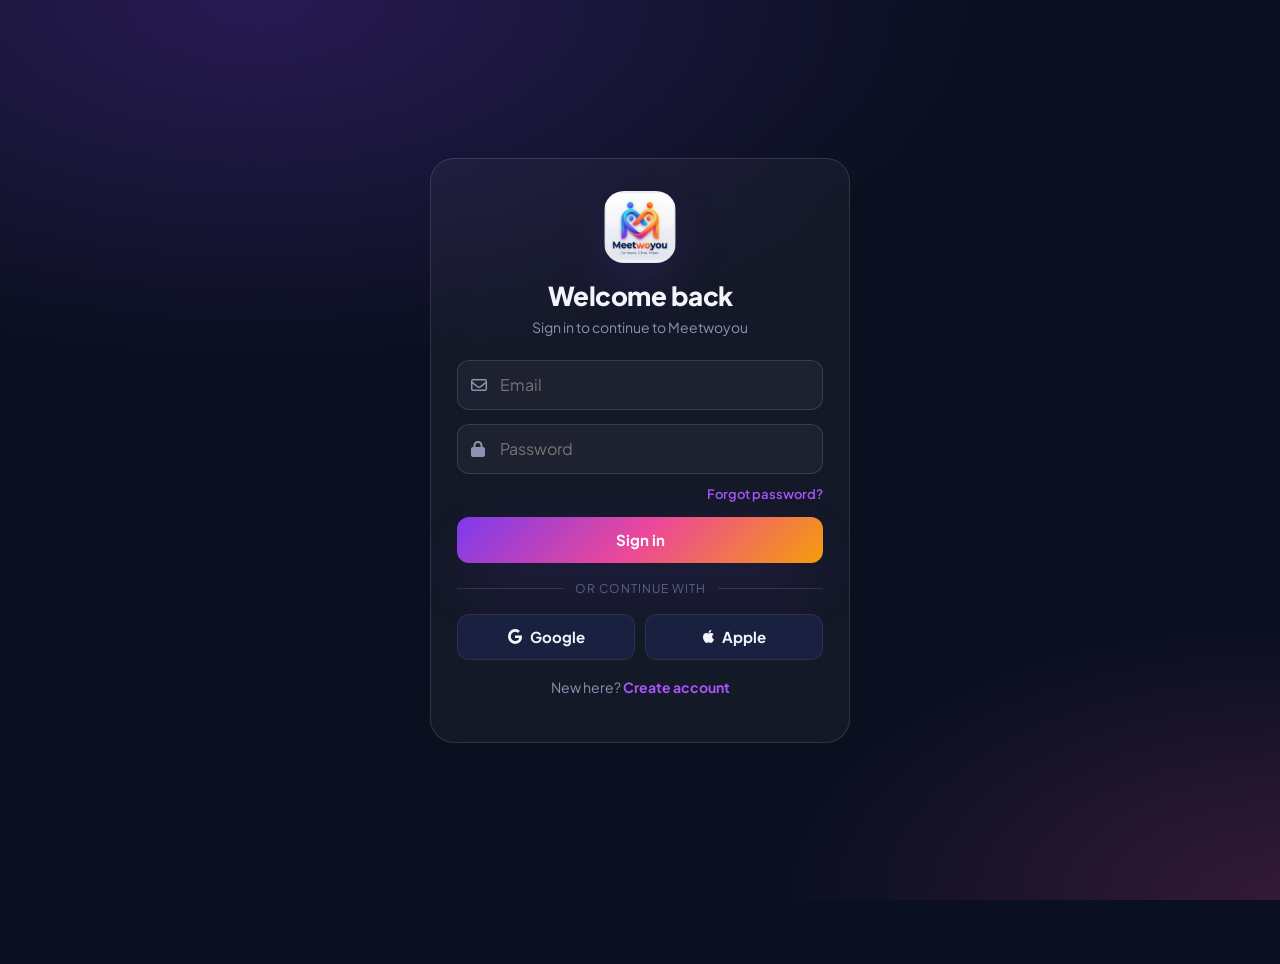
<file: profile.html>
<!DOCTYPE html>
<html lang="en">
<head>
<meta charset="UTF-8"/>
<meta name="viewport" content="width=device-width,initial-scale=1,viewport-fit=cover"/>
<title>Profile · Meetwoyou</title>
<link rel="icon" href="assets/favicon.svg"/>
<link rel="manifest" href="manifest.json"/>
<link rel="stylesheet" href="https://cdnjs.cloudflare.com/ajax/libs/font-awesome/6.5.1/css/all.min.css"/>
<link href="https://fonts.googleapis.com/css2?family=Plus+Jakarta+Sans:wght@400;600;700;800&display=swap" rel="stylesheet"/>
<link rel="stylesheet" href="assets/app.css"/>
</head>
<body>
<div class="app">
  <header class="app-header">
    <div class="brand" id="uname"></div>
    <div style="display:flex;gap:4px">
      <button class="icon-btn" onclick="MW.toast('Settings (demo)')"><i class="fa-solid fa-gear"></i></button>
      <button class="icon-btn" onclick="MW.Auth.logout()" title="Logout"><i class="fa-solid fa-right-from-bracket"></i></button>
    </div>
  </header>

  <section class="profile-head">
    <div class="profile-top">
      <div class="avatar"><img id="avatar"/></div>
      <div class="profile-stats">
        <div class="profile-stat"><b id="posts">0</b><span>Posts</span></div>
        <div class="profile-stat"><b id="followers">0</b><span>Followers</span></div>
        <div class="profile-stat"><b id="following">0</b><span>Following</span></div>
      </div>
    </div>
    <div class="profile-bio">
      <div class="name" id="name"></div>
      <div class="bio" id="bio"></div>
    </div>
    <div class="profile-actions">
      <button class="btn btn-primary" style="flex:1" onclick="openEdit()">Edit profile</button>
      <button class="btn" style="flex:1" onclick="MW.toast('Link copied')">Share profile</button>
      <a class="btn" href="admin.html" title="Admin"><i class="fa-solid fa-shield-halved"></i></a>
    </div>
    <div class="profile-tabs">
      <div class="profile-tab active"><i class="fa-solid fa-table-cells"></i></div>
      <div class="profile-tab"><i class="fa-regular fa-bookmark"></i></div>
      <div class="profile-tab"><i class="fa-regular fa-heart"></i></div>
    </div>
  </section>
  <div class="grid-3" id="grid"></div>
</div>

<div class="modal-back" id="editModal">
  <div class="modal" style="position:relative">
    <button class="close-x icon-btn" onclick="closeEdit()"><i class="fa-solid fa-xmark"></i></button>
    <h3>Edit profile</h3>
    <div class="field"><label>Name</label><input class="input" id="ed_name"/></div>
    <div class="field"><label>Username</label><input class="input" id="ed_user"/></div>
    <div class="field"><label>Bio</label><textarea class="input" id="ed_bio"></textarea></div>
    <button class="btn btn-primary btn-block" onclick="saveEdit()">Save</button>
  </div>
</div>

<div id="nav"></div>
<script src="assets/app.js"></script>
<script>
const me = MW.Auth.require();
document.getElementById('nav').innerHTML = MW.navHTML('me');

function render(){
  const s = MW.Store.get();
  const my = s.users.find(u=>u.id==='me_user');
  const data = {...me, ...(my||{})};
  document.getElementById('uname').textContent = '@'+data.username;
  document.getElementById('avatar').src = data.avatar;
  document.getElementById('name').textContent = data.name;
  document.getElementById('bio').textContent = data.bio||'';
  const myPosts = s.posts.filter(p=>p.userId==='me_user');
  document.getElementById('posts').textContent = myPosts.length;
  document.getElementById('followers').textContent = data.followers||0;
  document.getElementById('following').textContent = data.following||0;
  document.getElementById('grid').innerHTML = myPosts.length? myPosts.map(p=>`<div class="cell">${p.image?`<img src="${p.image}"/>`:`<div style="padding:8px;font-size:11px;color:var(--muted)">${(p.text||'').slice(0,80)}</div>`}</div>`).join('') : '<div class="empty" style="grid-column:1/-1"><i class="fa-regular fa-image"></i>No posts yet — share your first photo!</div>';
}
function openEdit(){
  document.getElementById('ed_name').value=me.name;
  document.getElementById('ed_user').value=me.username;
  document.getElementById('ed_bio').value=me.bio||'';
  document.getElementById('editModal').classList.add('open');
}
function closeEdit(){document.getElementById('editModal').classList.remove('open');}
function saveEdit(){
  const patch={name:document.getElementById('ed_name').value.trim(),username:document.getElementById('ed_user').value.trim(),bio:document.getElementById('ed_bio').value.trim()};
  MW.Auth.update(patch);
  MW.Store.update(s=>{ let u=s.users.find(x=>x.id==='me_user'); if(!u){ u={id:'me_user',avatar:me.avatar,followers:0,following:0,verified:false}; s.users.push(u);} Object.assign(u,patch); });
  closeEdit(); location.reload();
}
render();
</script>
</body>
</html>
</file>
<file: assets/app.css>
/* Meetwoyou — Design System */
:root{
  --bg:#0b1020; --bg-2:#11172b; --card:#141a30; --card-2:#1a2140;
  --border:rgba(255,255,255,.07); --border-2:rgba(255,255,255,.12);
  --text:#f3f5fb; --muted:#8a93b2; --dim:#5a6485;
  --primary:#7c3aed; --primary-2:#a855f7; --accent:#22d3ee; --pink:#ec4899;
  --success:#22c55e; --danger:#ef4444; --warning:#f59e0b;
  --grad:linear-gradient(135deg,#7c3aed 0%,#ec4899 50%,#f59e0b 100%);
  --grad-2:linear-gradient(135deg,#22d3ee,#7c3aed);
  --radius:16px; --radius-sm:10px; --radius-lg:22px;
  --shadow:0 10px 30px -10px rgba(0,0,0,.55);
  --shadow-lg:0 25px 60px -15px rgba(124,58,237,.35);
  --header-h:58px; --nav-h:64px;
}
*{box-sizing:border-box;-webkit-tap-highlight-color:transparent}
html,body{margin:0;padding:0;background:var(--bg);color:var(--text);font-family:'Plus Jakarta Sans','Inter',-apple-system,BlinkMacSystemFont,'Segoe UI',Roboto,sans-serif;-webkit-font-smoothing:antialiased;overscroll-behavior-y:contain}
body{min-height:100vh;padding-bottom:calc(var(--nav-h) + env(safe-area-inset-bottom))}
a{color:inherit;text-decoration:none}
img{max-width:100%;display:block}
button{font:inherit;color:inherit;cursor:pointer;border:none;background:none}
input,textarea,select{font:inherit;color:inherit;outline:none}
::-webkit-scrollbar{width:6px;height:6px}
::-webkit-scrollbar-thumb{background:var(--border-2);border-radius:10px}

/* App layout */
.app{max-width:560px;margin:0 auto;position:relative;min-height:100vh}
.app-header{position:sticky;top:0;z-index:50;height:var(--header-h);display:flex;align-items:center;justify-content:space-between;padding:0 16px;background:rgba(11,16,32,.85);backdrop-filter:blur(18px);border-bottom:1px solid var(--border)}
.brand{font-weight:800;font-size:22px;background:var(--grad);-webkit-background-clip:text;background-clip:text;color:transparent;letter-spacing:-.5px}
.brand-row{display:flex;align-items:center;gap:8px}
.brand-row img{width:28px;height:28px;border-radius:8px}
.icon-btn{width:40px;height:40px;display:inline-flex;align-items:center;justify-content:center;border-radius:50%;color:var(--text);font-size:18px;transition:.2s}
.icon-btn:hover{background:var(--card)}
.icon-btn.badge{position:relative}
.icon-btn.badge::after{content:attr(data-count);position:absolute;top:4px;right:4px;min-width:16px;height:16px;padding:0 4px;border-radius:8px;background:var(--danger);color:#fff;font-size:10px;font-weight:700;display:inline-flex;align-items:center;justify-content:center}

/* Bottom nav */
.bottom-nav{position:fixed;bottom:0;left:0;right:0;z-index:60;background:rgba(11,16,32,.92);backdrop-filter:blur(20px);border-top:1px solid var(--border);height:calc(var(--nav-h) + env(safe-area-inset-bottom));padding-bottom:env(safe-area-inset-bottom)}
.bottom-nav-inner{max-width:560px;margin:0 auto;height:var(--nav-h);display:grid;grid-template-columns:repeat(5,1fr);align-items:center}
.nav-item{display:flex;flex-direction:column;align-items:center;gap:2px;color:var(--muted);font-size:11px;font-weight:600;padding:8px 0;transition:.2s}
.nav-item i{font-size:22px}
.nav-item.active{color:var(--text)}
.nav-item.create{position:relative}
.nav-item.create i{width:44px;height:44px;border-radius:14px;background:var(--grad);color:#fff;display:inline-flex;align-items:center;justify-content:center;font-size:20px;box-shadow:var(--shadow-lg)}

/* Cards */
.card{background:var(--card);border:1px solid var(--border);border-radius:var(--radius);overflow:hidden}
.glass{background:rgba(255,255,255,.04);border:1px solid var(--border-2);backdrop-filter:blur(20px)}

/* Buttons */
.btn{display:inline-flex;align-items:center;justify-content:center;gap:8px;height:46px;padding:0 18px;border-radius:12px;font-weight:700;font-size:15px;transition:.2s;background:var(--card-2);color:var(--text);border:1px solid var(--border)}
.btn:hover{background:var(--card)}
.btn-primary{background:var(--grad);color:#fff;border:none;box-shadow:var(--shadow-lg)}
.btn-primary:hover{transform:translateY(-1px);filter:brightness(1.05)}
.btn-ghost{background:transparent;border:1px solid var(--border-2)}
.btn-block{width:100%}
.btn-sm{height:36px;padding:0 14px;font-size:13px;border-radius:10px}

/* Forms */
.field{margin-bottom:14px}
.field label{display:block;font-size:13px;font-weight:600;color:var(--muted);margin-bottom:6px}
.input{width:100%;height:50px;padding:0 16px;background:rgba(255,255,255,.04);border:1px solid var(--border-2);border-radius:12px;color:var(--text);transition:.2s}
.input:focus{border-color:var(--primary);background:rgba(124,58,237,.08);box-shadow:0 0 0 4px rgba(124,58,237,.15)}
textarea.input{height:auto;min-height:90px;padding:14px 16px;resize:vertical;line-height:1.5}
.input-icon{position:relative}
.input-icon i{position:absolute;left:14px;top:50%;transform:translateY(-50%);color:var(--muted)}
.input-icon .input{padding-left:42px}

/* Auth page */
.auth-wrap{min-height:100vh;display:flex;align-items:center;justify-content:center;padding:24px;background:radial-gradient(1200px 600px at 20% 0%,rgba(124,58,237,.25),transparent 60%),radial-gradient(900px 500px at 100% 100%,rgba(236,72,153,.18),transparent 55%),var(--bg)}
.auth-card{width:100%;max-width:420px;padding:32px 26px;border-radius:24px}
.auth-logo{width:72px;height:72px;border-radius:20px;margin:0 auto 16px;display:block;box-shadow:var(--shadow-lg)}
.auth-title{font-size:26px;font-weight:800;text-align:center;margin:0 0 6px;letter-spacing:-.5px}
.auth-sub{text-align:center;color:var(--muted);margin:0 0 24px;font-size:14px}
.auth-switch{text-align:center;color:var(--muted);font-size:14px;margin-top:18px}
.auth-switch a{color:var(--primary-2);font-weight:700}
.divider{display:flex;align-items:center;gap:12px;color:var(--dim);font-size:12px;margin:18px 0;text-transform:uppercase;letter-spacing:1px}
.divider::before,.divider::after{content:"";flex:1;height:1px;background:var(--border-2)}
.social-row{display:grid;grid-template-columns:1fr 1fr;gap:10px}

/* Stories */
.stories{display:flex;gap:14px;overflow-x:auto;padding:14px 16px;scrollbar-width:none}
.stories::-webkit-scrollbar{display:none}
.story{flex:0 0 auto;text-align:center;width:72px;cursor:pointer}
.story-ring{width:68px;height:68px;border-radius:50%;padding:3px;background:var(--grad);display:flex;align-items:center;justify-content:center}
.story-ring.seen{background:var(--border-2)}
.story-ring.me{background:linear-gradient(135deg,#22d3ee,#7c3aed)}
.story-ring img{width:100%;height:100%;border-radius:50%;object-fit:cover;border:2px solid var(--bg)}
.story-name{font-size:11px;color:var(--muted);margin-top:6px;white-space:nowrap;overflow:hidden;text-overflow:ellipsis}
.story-add{position:relative}
.story-add::after{content:"+";position:absolute;right:-2px;bottom:14px;width:22px;height:22px;background:var(--primary);border:3px solid var(--bg);border-radius:50%;color:#fff;font-weight:700;display:inline-flex;align-items:center;justify-content:center;font-size:14px}

/* Composer */
.composer{display:flex;gap:12px;padding:14px 16px;border-bottom:1px solid var(--border)}
.composer img.avatar{width:42px;height:42px;border-radius:50%}
.composer input{flex:1;background:var(--card);border:1px solid var(--border);border-radius:24px;padding:0 16px;height:42px;color:var(--text)}
.composer .composer-actions{display:flex;gap:8px}

/* Post */
.post{padding:14px 16px;border-bottom:1px solid var(--border)}
.post-head{display:flex;align-items:center;gap:10px;margin-bottom:10px}
.post-head img{width:40px;height:40px;border-radius:50%;object-fit:cover}
.post-head .meta{flex:1;min-width:0}
.post-head .name{font-weight:700;font-size:14px;display:flex;align-items:center;gap:4px}
.post-head .time{color:var(--muted);font-size:12px}
.verified{color:var(--accent);font-size:13px}
.post-body{font-size:15px;line-height:1.45;margin:6px 0 10px;white-space:pre-wrap}
.post-media{border-radius:var(--radius);overflow:hidden;background:#000;margin-bottom:10px}
.post-media img,.post-media video{width:100%;display:block;max-height:600px;object-fit:cover}
.post-actions{display:flex;justify-content:space-between;color:var(--muted)}
.post-actions button{display:inline-flex;align-items:center;gap:6px;font-size:14px;color:var(--muted);padding:6px 8px;border-radius:8px;transition:.15s}
.post-actions button:hover{background:var(--card)}
.post-actions button.liked{color:var(--danger)}
.post-actions button.saved{color:var(--accent)}

/* Camera */
.cam-wrap{position:fixed;inset:0;background:#000;display:flex;flex-direction:column;z-index:1000}
.cam-top{display:flex;justify-content:space-between;align-items:center;padding:14px 16px;color:#fff}
.cam-stage{flex:1;position:relative;overflow:hidden;display:flex;align-items:center;justify-content:center}
.cam-stage video,.cam-stage canvas,.cam-stage img{width:100%;height:100%;object-fit:cover}
.cam-flash{position:absolute;inset:0;background:#fff;opacity:0;pointer-events:none;transition:opacity .15s}
.cam-bottom{padding:18px 16px calc(28px + env(safe-area-inset-bottom));display:flex;align-items:center;justify-content:space-around;background:linear-gradient(transparent,rgba(0,0,0,.6))}
.shutter{width:74px;height:74px;border-radius:50%;background:#fff;border:5px solid rgba(255,255,255,.35);box-shadow:0 0 0 4px #000 inset}
.shutter:active{transform:scale(.95)}
.cam-mini{width:50px;height:50px;border-radius:50%;background:rgba(255,255,255,.12);color:#fff;display:inline-flex;align-items:center;justify-content:center;font-size:20px}
.mode-row{display:flex;gap:18px;justify-content:center;color:#fff;padding:8px 0;font-size:13px;font-weight:600;text-transform:uppercase;letter-spacing:1px}
.mode-row .mode{opacity:.5}
.mode-row .mode.active{opacity:1;color:var(--accent)}

/* Editor */
.editor{position:fixed;inset:0;background:#000;display:flex;flex-direction:column;z-index:1000;color:#fff}
.editor-top{display:flex;justify-content:space-between;align-items:center;padding:14px 16px;border-bottom:1px solid rgba(255,255,255,.08)}
.editor-stage{flex:1;display:flex;align-items:center;justify-content:center;overflow:hidden;position:relative}
.editor-stage img{max-width:100%;max-height:100%}
.editor-text-overlay{position:absolute;top:40%;left:50%;transform:translate(-50%,-50%);color:#fff;font-weight:800;font-size:28px;text-shadow:0 2px 8px rgba(0,0,0,.6);background:transparent;border:none;text-align:center}
.editor-tools{padding:10px 0;border-top:1px solid rgba(255,255,255,.08)}
.filters{display:flex;gap:10px;overflow-x:auto;padding:10px 14px;scrollbar-width:none}
.filters::-webkit-scrollbar{display:none}
.filter-chip{flex:0 0 auto;width:62px;text-align:center;font-size:11px;color:#cbd5e1}
.filter-chip .thumb{width:56px;height:56px;border-radius:12px;background-size:cover;background-position:center;border:2px solid transparent;margin-bottom:4px}
.filter-chip.active .thumb{border-color:var(--accent)}
.tool-tabs{display:flex;justify-content:space-around;padding:8px 0;color:#cbd5e1;font-size:13px}
.tool-tabs .tab{padding:6px 10px;border-radius:8px}
.tool-tabs .tab.active{color:#fff;background:rgba(255,255,255,.08)}
.slider-row{display:flex;align-items:center;gap:12px;padding:8px 16px;color:#cbd5e1;font-size:13px}
.slider-row input[type=range]{flex:1;accent-color:var(--accent)}
.ratio-row{display:flex;gap:10px;padding:10px 16px;justify-content:center}
.ratio-chip{padding:6px 12px;border:1px solid rgba(255,255,255,.2);border-radius:20px;font-size:12px;color:#cbd5e1}
.ratio-chip.active{background:#fff;color:#000;border-color:#fff}

/* Filters preset classes */
.flt-original{filter:none}
.flt-mono{filter:grayscale(1) contrast(1.05)}
.flt-vintage{filter:sepia(.55) contrast(.95) saturate(1.1)}
.flt-vivid{filter:saturate(1.6) contrast(1.1)}
.flt-cool{filter:hue-rotate(180deg) saturate(1.1)}
.flt-warm{filter:sepia(.3) saturate(1.3) hue-rotate(-15deg)}
.flt-noir{filter:grayscale(1) contrast(1.4) brightness(.9)}
.flt-fade{filter:contrast(.85) brightness(1.05) saturate(.8)}

/* Explore grid */
.grid-3{display:grid;grid-template-columns:repeat(3,1fr);gap:3px}
.grid-3 .cell{aspect-ratio:1;background:#222;overflow:hidden;position:relative;cursor:pointer}
.grid-3 .cell img{width:100%;height:100%;object-fit:cover;transition:.3s}
.grid-3 .cell:hover img{transform:scale(1.05)}
.search-bar{padding:10px 16px}
.search-bar .input{height:42px}

/* Chips */
.chip-row{display:flex;gap:8px;overflow-x:auto;padding:8px 16px;scrollbar-width:none}
.chip-row::-webkit-scrollbar{display:none}
.chip{flex:0 0 auto;padding:8px 14px;border-radius:20px;background:var(--card);border:1px solid var(--border);font-size:13px;font-weight:600;color:var(--muted)}
.chip.active{background:var(--grad);color:#fff;border:none}

/* Messages list */
.chat-row{display:flex;align-items:center;gap:12px;padding:12px 16px;border-bottom:1px solid var(--border);cursor:pointer;transition:.15s}
.chat-row:hover{background:var(--card)}
.chat-row img{width:52px;height:52px;border-radius:50%;object-fit:cover}
.chat-meta{flex:1;min-width:0}
.chat-name{font-weight:700;font-size:15px;display:flex;justify-content:space-between}
.chat-last{color:var(--muted);font-size:13px;white-space:nowrap;overflow:hidden;text-overflow:ellipsis;margin-top:2px}
.chat-time{font-size:11px;color:var(--dim);font-weight:500}
.unread{width:10px;height:10px;border-radius:50%;background:var(--primary);flex:0 0 auto}

/* Chat thread */
.thread{display:flex;flex-direction:column;padding:14px 12px;gap:8px}
.bubble{max-width:78%;padding:10px 14px;border-radius:18px;font-size:14px;line-height:1.4;word-wrap:break-word}
.bubble.in{background:var(--card);border-top-left-radius:6px;align-self:flex-start}
.bubble.out{background:var(--grad);color:#fff;border-top-right-radius:6px;align-self:flex-end}
.chat-input-bar{position:fixed;bottom:0;left:0;right:0;background:var(--bg);border-top:1px solid var(--border);padding:10px 12px calc(10px + env(safe-area-inset-bottom));display:flex;gap:8px;max-width:560px;margin:0 auto}
.chat-input-bar .input{flex:1;height:44px}

/* Notifications */
.notif{display:flex;align-items:center;gap:12px;padding:12px 16px;border-bottom:1px solid var(--border)}
.notif img{width:44px;height:44px;border-radius:50%;object-fit:cover}
.notif .txt{flex:1;font-size:14px}
.notif .txt b{font-weight:700}
.notif .txt .t{display:block;color:var(--muted);font-size:12px;margin-top:2px}

/* Profile */
.profile-head{padding:18px 16px}
.profile-top{display:flex;align-items:center;gap:18px}
.profile-top .avatar{width:84px;height:84px;border-radius:50%;border:3px solid transparent;background:var(--grad) border-box;padding:3px}
.profile-top .avatar img{width:100%;height:100%;border-radius:50%;object-fit:cover;border:2px solid var(--bg)}
.profile-stats{display:flex;gap:18px;flex:1;justify-content:space-around}
.profile-stat{text-align:center}
.profile-stat b{display:block;font-size:18px;font-weight:800}
.profile-stat span{color:var(--muted);font-size:12px}
.profile-bio{margin-top:14px}
.profile-bio .name{font-weight:800;font-size:16px}
.profile-bio .bio{color:var(--text);font-size:14px;margin-top:4px;white-space:pre-wrap}
.profile-actions{display:flex;gap:10px;margin-top:14px}
.profile-tabs{display:flex;justify-content:space-around;border-top:1px solid var(--border);border-bottom:1px solid var(--border);margin-top:14px}
.profile-tab{padding:12px;color:var(--muted);font-size:18px;flex:1;text-align:center;border-bottom:2px solid transparent}
.profile-tab.active{color:var(--text);border-color:var(--text)}

/* Modal */
.modal-back{position:fixed;inset:0;background:rgba(0,0,0,.7);z-index:200;display:none;align-items:center;justify-content:center;padding:20px}
.modal-back.open{display:flex}
.modal{background:var(--card);border-radius:20px;width:100%;max-width:420px;padding:22px;border:1px solid var(--border-2)}
.modal h3{margin:0 0 12px;font-size:18px}
.close-x{position:absolute;top:14px;right:14px}

/* Toast */
.toast{position:fixed;left:50%;bottom:90px;transform:translateX(-50%);background:#0f1530;color:#fff;border:1px solid var(--border-2);padding:10px 16px;border-radius:30px;font-size:13px;z-index:300;box-shadow:var(--shadow);opacity:0;pointer-events:none;transition:.25s}
.toast.show{opacity:1;transform:translate(-50%,-6px)}

/* Story viewer */
.story-viewer{position:fixed;inset:0;background:#000;z-index:900;display:none;align-items:center;justify-content:center}
.story-viewer.open{display:flex}
.story-viewer .sv-img{width:100%;height:100%;object-fit:contain}
.story-viewer .sv-bar{position:absolute;top:10px;left:10px;right:10px;height:3px;background:rgba(255,255,255,.25);border-radius:2px;overflow:hidden}
.story-viewer .sv-bar .fill{height:100%;background:#fff;width:0;transition:width .1s linear}
.story-viewer .sv-close{position:absolute;top:18px;right:18px;color:#fff;font-size:22px}
.story-viewer .sv-meta{position:absolute;top:24px;left:18px;color:#fff;display:flex;align-items:center;gap:10px}
.story-viewer .sv-meta img{width:32px;height:32px;border-radius:50%}

/* Admin */
.admin{display:flex;min-height:100vh;background:var(--bg)}
.admin-side{width:240px;background:#070b1a;border-right:1px solid var(--border);padding:18px;position:sticky;top:0;height:100vh}
.admin-side .brand{margin-bottom:24px}
.admin-side a{display:flex;align-items:center;gap:10px;padding:10px 12px;border-radius:10px;color:var(--muted);margin-bottom:4px;font-size:14px;font-weight:600}
.admin-side a.active,.admin-side a:hover{background:rgba(124,58,237,.12);color:var(--primary-2)}
.admin-main{flex:1;padding:24px;max-width:100%}
.stat-grid{display:grid;grid-template-columns:repeat(auto-fit,minmax(200px,1fr));gap:14px;margin-bottom:22px}
.stat-card{padding:18px;border-radius:16px;background:var(--card);border:1px solid var(--border)}
.stat-card .label{color:var(--muted);font-size:12px;text-transform:uppercase;letter-spacing:1px}
.stat-card .num{font-size:28px;font-weight:800;margin-top:6px}
.stat-card .delta{font-size:12px;color:var(--success);margin-top:4px}
.table{width:100%;border-collapse:collapse;background:var(--card);border-radius:14px;overflow:hidden}
.table th,.table td{padding:12px 14px;text-align:left;border-bottom:1px solid var(--border);font-size:14px}
.table th{background:#0e1428;color:var(--muted);font-weight:700;font-size:12px;text-transform:uppercase;letter-spacing:1px}
.badge{display:inline-block;padding:3px 10px;border-radius:20px;font-size:11px;font-weight:700;text-transform:uppercase;letter-spacing:.5px}
.badge.ok{background:rgba(34,197,94,.12);color:var(--success)}
.badge.warn{background:rgba(245,158,11,.15);color:var(--warning)}
.badge.bad{background:rgba(239,68,68,.15);color:var(--danger)}

@media (min-width:768px){
  .app{box-shadow:0 0 0 1px var(--border)}
}
@media (max-width:768px){
  .admin{flex-direction:column}
  .admin-side{width:100%;height:auto;position:relative;display:flex;gap:8px;overflow-x:auto;padding:12px}
  .admin-side .brand{display:none}
  .admin-side a{white-space:nowrap}
  .admin-main{padding:16px}
}

/* Utility */
.spacer{flex:1}
.center{display:flex;align-items:center;justify-content:center}
.empty{padding:60px 20px;text-align:center;color:var(--muted)}
.empty i{font-size:42px;margin-bottom:10px;opacity:.5;display:block}
.page-title{padding:14px 16px;font-size:18px;font-weight:800}
</file>
